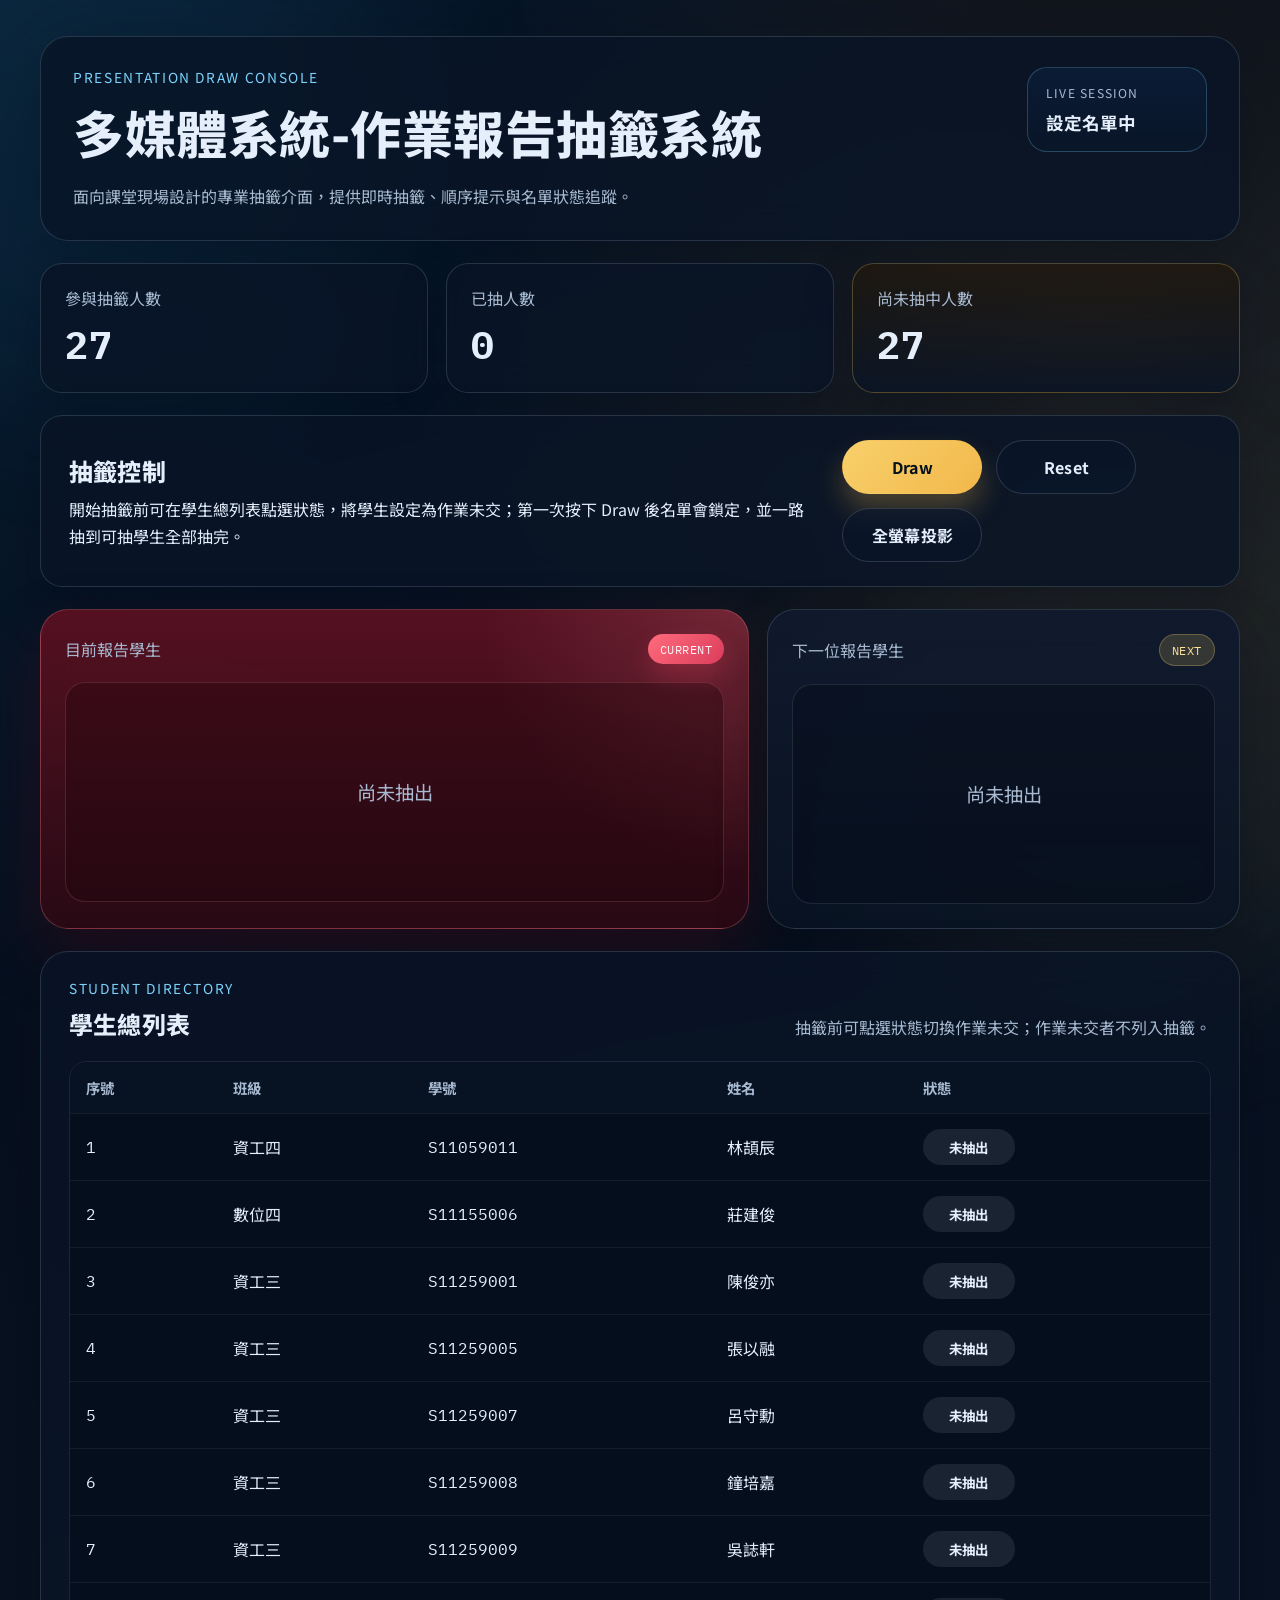
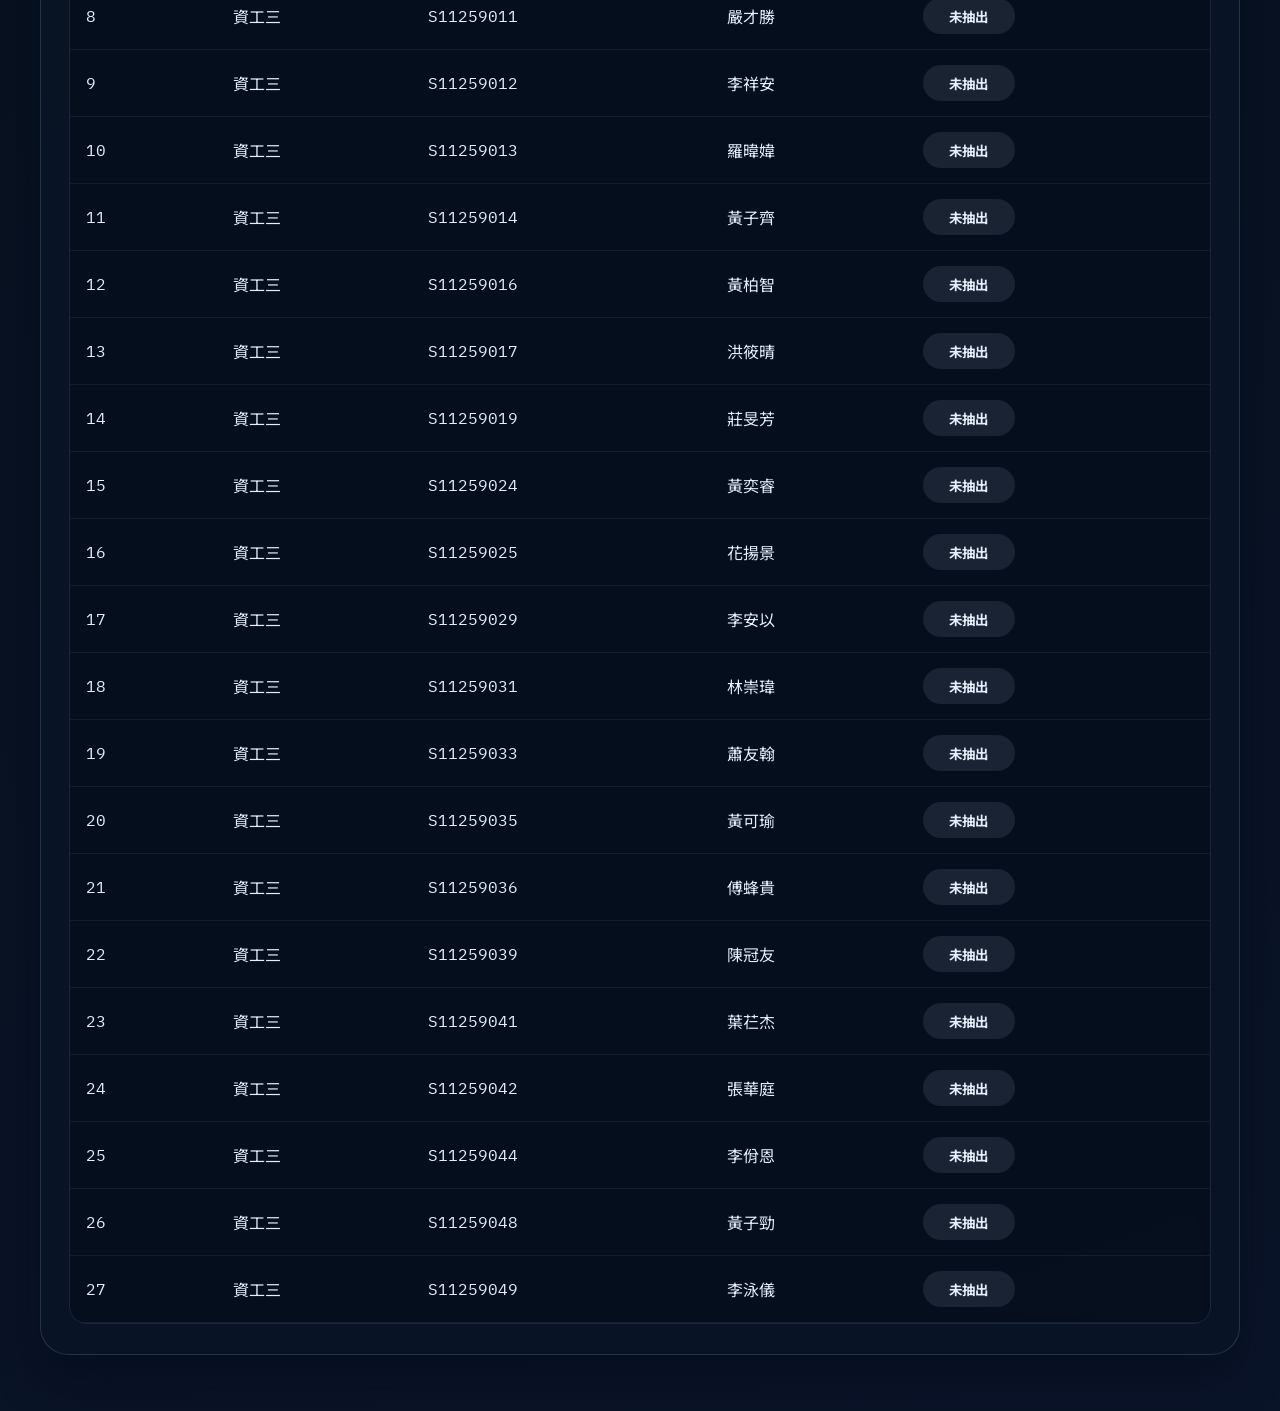
<file: index.html>
<!DOCTYPE html>
<html lang="zh-Hant">
<head>
  <meta charset="UTF-8">
  <meta name="viewport" content="width=device-width, initial-scale=1.0">
  <title>學生報告抽籤系統</title>
  <meta http-equiv="refresh" content="0; url=student-draw.html">
  <link rel="canonical" href="student-draw.html">
</head>
<body>
  <p><a href="student-draw.html">前往學生報告抽籤系統</a></p>
</body>
</html>
</file>
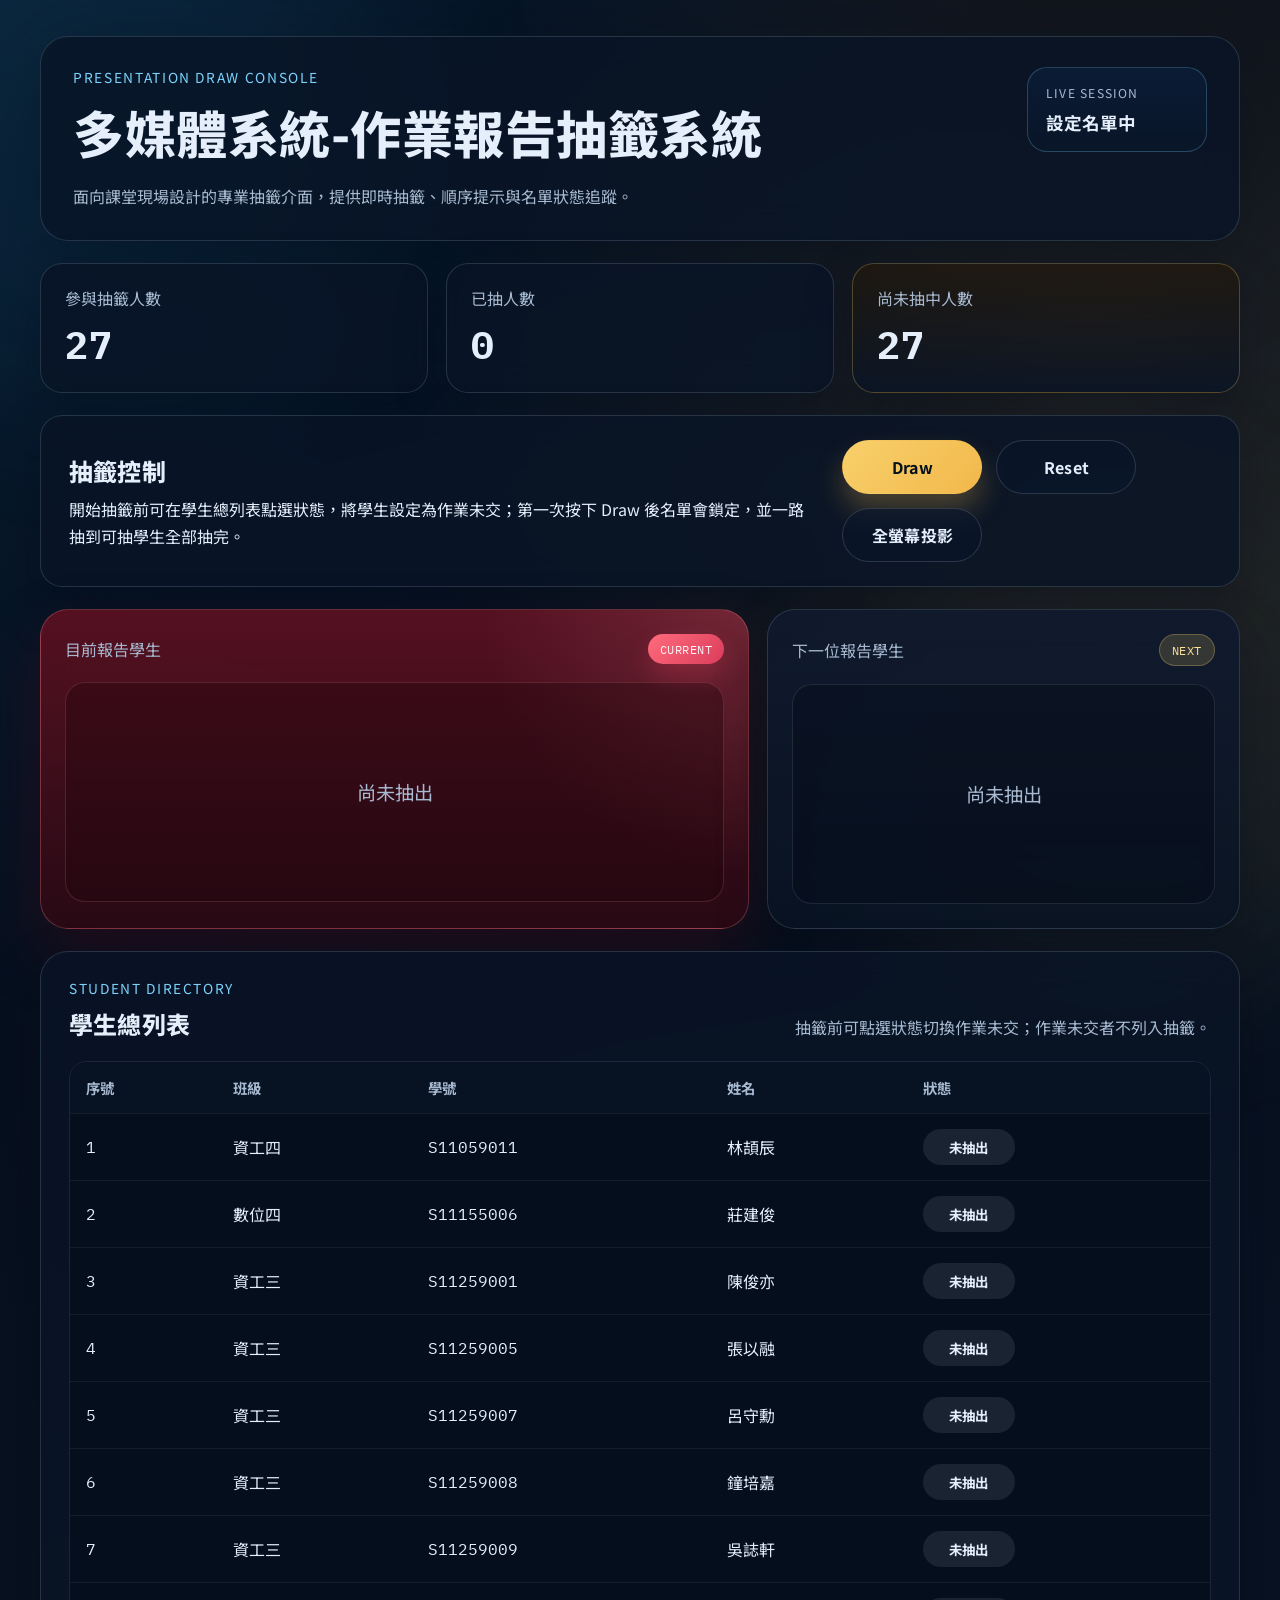
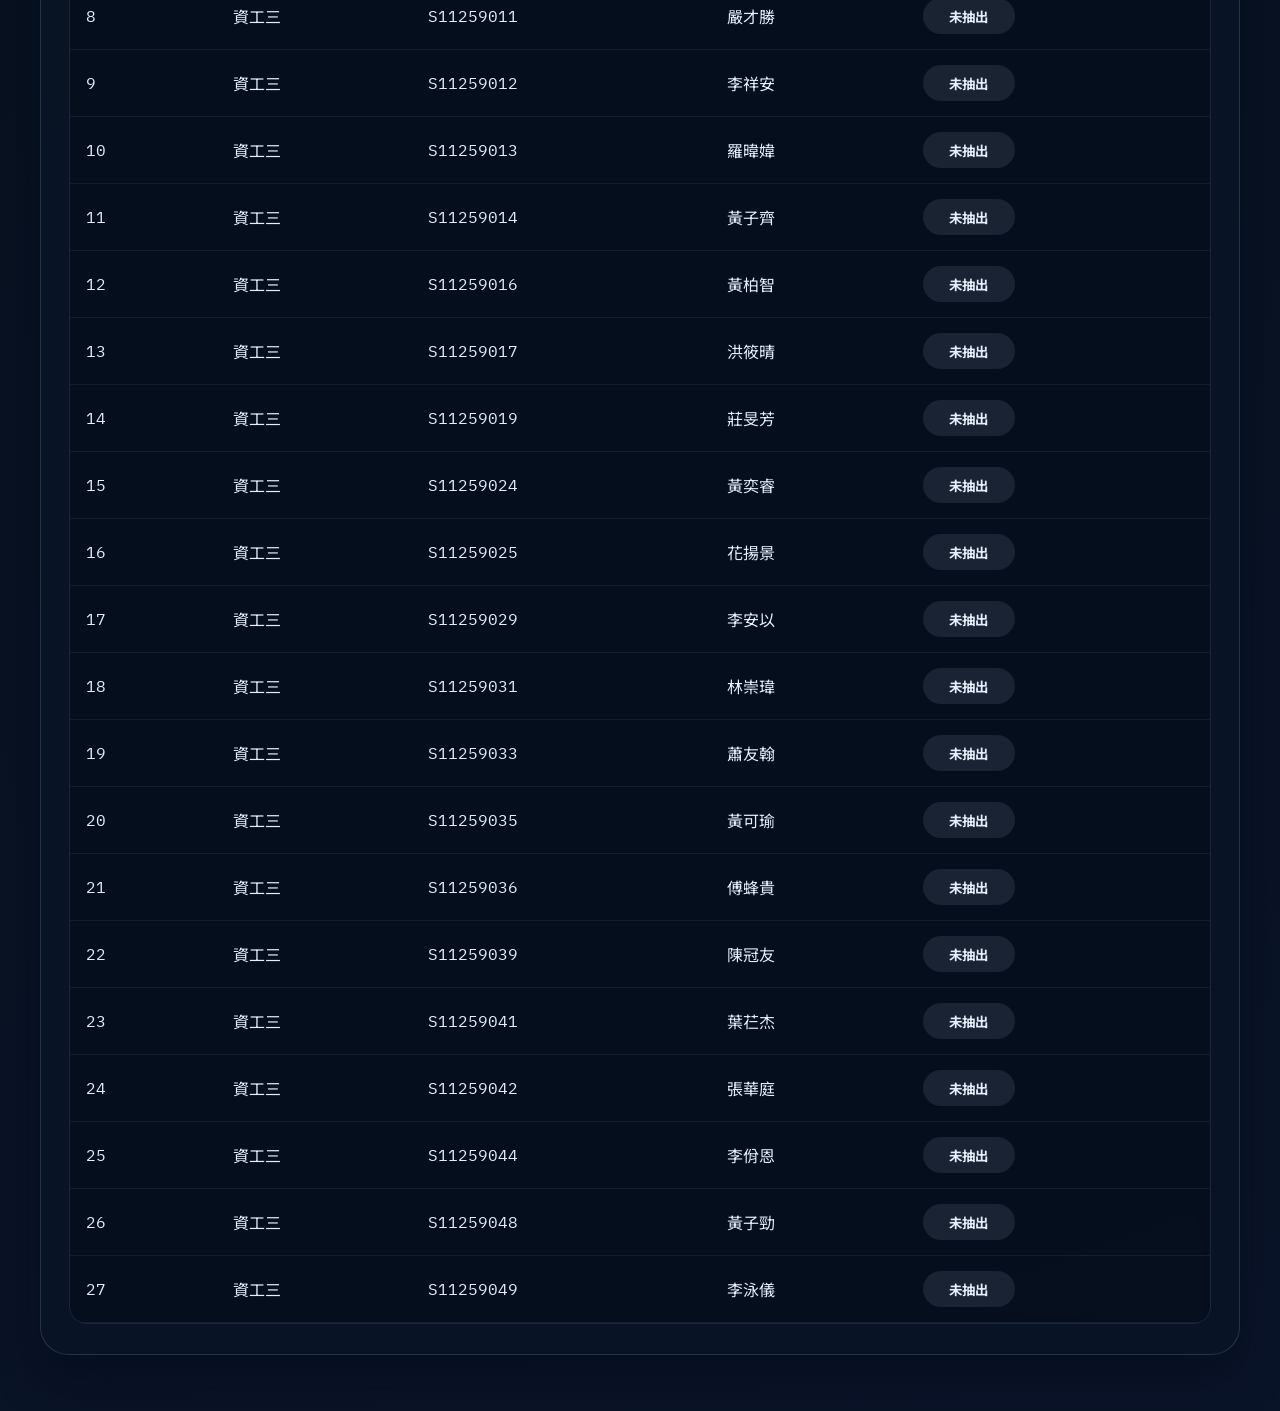
<file: student-draw.html>
<!DOCTYPE html>
<html lang="zh-Hant">
<head>
  <meta charset="UTF-8">
  <meta name="viewport" content="width=device-width, initial-scale=1.0">
  <title>多媒體系統作業報告抽籤系統</title>
  <link rel="preconnect" href="https://fonts.googleapis.com">
  <link rel="preconnect" href="https://fonts.gstatic.com" crossorigin>
  <link href="https://fonts.googleapis.com/css2?family=Noto+Sans+TC:wght@400;500;700;800&family=IBM+Plex+Mono:wght@500;600&display=swap" rel="stylesheet">
  <link rel="stylesheet" href="student-draw.css?v=20260429-5">
</head>
<body>
  <div class="page-shell">
    <div class="page-backdrop page-backdrop-left"></div>
    <div class="page-backdrop page-backdrop-right"></div>

    <main class="layout">
      <header class="hero-panel">
        <div>
          <p class="eyebrow">Presentation Draw Console</p>
          <h1 id="courseTitle">多媒體系統作業報告抽籤系統</h1>
          <p class="hero-copy">面向課堂現場設計的專業抽籤介面，提供即時抽籤、順序提示與名單狀態追蹤。</p>
        </div>
        <div class="hero-badge">
          <span class="hero-badge-label">Live Session</span>
          <span class="hero-badge-value" id="sessionState">尚未開始</span>
        </div>
      </header>

      <section class="stats-grid" aria-label="抽籤統計">
        <article class="stat-card">
          <span class="stat-label">參與抽籤人數</span>
          <strong class="stat-value" id="totalCount">--</strong>
        </article>
        <article class="stat-card">
          <span class="stat-label">已抽人數</span>
          <strong class="stat-value" id="drawnCount">--</strong>
        </article>
        <article class="stat-card stat-card-highlight">
          <span class="stat-label">尚未抽中人數</span>
          <strong class="stat-value" id="remainingCount">--</strong>
        </article>
      </section>

      <section class="control-panel">
        <div class="control-copy">
          <h2>抽籤控制</h2>
          <p>開始抽籤前可在學生總列表點選狀態，將學生設定為作業未交；第一次按下 Draw 後名單會鎖定，並一路抽到可抽學生全部抽完。</p>
        </div>
        <div class="control-actions">
          <button id="drawButton" class="action-button primary" type="button">Draw</button>
          <button id="resetButton" class="action-button secondary" type="button">Reset</button>
          <button id="fullscreenButton" class="action-button secondary fullscreen-button" type="button">全螢幕投影</button>
        </div>
      </section>

      <section id="errorBanner" class="error-banner hidden" role="alert"></section>

      <section class="focus-grid" aria-label="報告順序">
        <article class="focus-card current-card">
          <div class="card-header">
            <span class="card-label">目前報告學生</span>
            <span class="card-pill card-pill-current">Current</span>
          </div>
          <div id="currentStudent" class="student-spotlight empty-state">
            <p>尚未抽出</p>
          </div>
        </article>

        <article class="focus-card next-card">
          <div class="card-header">
            <span class="card-label">下一位報告學生</span>
            <span class="card-pill card-pill-next">Next</span>
          </div>
          <div id="nextStudent" class="student-spotlight empty-state">
            <p>尚未抽出</p>
          </div>
        </article>
      </section>

      <section class="table-panel">
        <div class="table-header">
          <div>
            <p class="eyebrow">Student Directory</p>
            <h2>學生總列表</h2>
          </div>
          <p class="table-note">抽籤前可點選狀態切換作業未交；作業未交者不列入抽籤。</p>
        </div>

        <div class="table-wrap">
          <table>
            <thead>
              <tr>
                <th scope="col">序號</th>
                <th scope="col">班級</th>
                <th scope="col">學號</th>
                <th scope="col">姓名</th>
                <th scope="col">狀態</th>
              </tr>
            </thead>
            <tbody id="studentTableBody"></tbody>
          </table>
        </div>
      </section>
    </main>
  </div>

  <script src="student-draw.config.js?v=20260429-5"></script>
  <script src="student-draw.js?v=20260429-5"></script>
</body>
</html>
</file>
<file: student-draw.css>
:root {
  --bg-main: #07111f;
  --bg-panel: rgba(9, 20, 38, 0.82);
  --bg-panel-strong: rgba(7, 17, 31, 0.92);
  --bg-soft: rgba(148, 163, 184, 0.1);
  --line-soft: rgba(148, 163, 184, 0.22);
  --line-strong: rgba(125, 211, 252, 0.24);
  --text-main: #e5eefb;
  --text-subtle: #a8bad1;
  --text-dim: #7e90a8;
  --accent: #7dd3fc;
  --accent-strong: #38bdf8;
  --accent-warm: #f8d06b;
  --success-bg: rgba(45, 212, 191, 0.16);
  --success-text: #8bf0de;
  --warning-bg: rgba(248, 208, 107, 0.18);
  --warning-text: #ffe19a;
  --danger-bg: rgba(248, 113, 113, 0.16);
  --danger-text: #fecaca;
  --report-red: #ff8b94;
  --report-red-strong: #ff6b7c;
  --report-red-deep: #5f1021;
  --report-red-soft: rgba(255, 107, 124, 0.18);
  --report-red-row: rgba(255, 107, 124, 0.1);
  --shadow-main: 0 24px 90px rgba(2, 8, 23, 0.45);
  --shadow-card: 0 22px 48px rgba(2, 8, 23, 0.38);
  --radius-xl: 28px;
  --radius-lg: 22px;
  --radius-md: 16px;
}

* {
  box-sizing: border-box;
}

html,
body {
  margin: 0;
  min-height: 100%;
}

body {
  font-family: "Noto Sans TC", sans-serif;
  color: var(--text-main);
  background:
    radial-gradient(circle at top left, rgba(56, 189, 248, 0.12), transparent 32%),
    radial-gradient(circle at 85% 12%, rgba(248, 208, 107, 0.12), transparent 24%),
    linear-gradient(160deg, #020817 0%, #07111f 38%, #0a1428 100%);
}

button,
input,
select,
textarea {
  font: inherit;
}

.page-shell {
  position: relative;
  overflow: hidden;
}

.page-backdrop {
  position: fixed;
  inset: auto;
  width: 36rem;
  height: 36rem;
  border-radius: 50%;
  filter: blur(90px);
  opacity: 0.28;
  pointer-events: none;
}

.page-backdrop-left {
  top: -10rem;
  left: -10rem;
  background: rgba(56, 189, 248, 0.24);
}

.page-backdrop-right {
  right: -8rem;
  bottom: -8rem;
  background: rgba(248, 208, 107, 0.16);
}

.layout {
  position: relative;
  z-index: 1;
  width: min(1200px, calc(100% - 32px));
  margin: 0 auto;
  padding: 36px 0 56px;
}

.hero-panel,
.stat-card,
.control-panel,
.focus-card,
.table-panel,
.error-banner {
  backdrop-filter: blur(18px);
  background: var(--bg-panel);
  border: 1px solid var(--line-soft);
  box-shadow: var(--shadow-card);
}

.hero-panel {
  display: flex;
  justify-content: space-between;
  gap: 24px;
  padding: 30px 32px;
  border-radius: var(--radius-xl);
  box-shadow: var(--shadow-main);
}

.eyebrow {
  margin: 0 0 8px;
  font-size: 0.86rem;
  letter-spacing: 0.12em;
  text-transform: uppercase;
  color: var(--accent);
}

.hero-panel h1,
.table-header h2,
.control-copy h2 {
  margin: 0;
  font-weight: 800;
  letter-spacing: 0.01em;
}

.hero-panel h1 {
  font-size: clamp(2rem, 4vw, 3.35rem);
}

.hero-copy {
  max-width: 52rem;
  margin: 14px 0 0;
  color: var(--text-subtle);
  line-height: 1.7;
}

.hero-badge {
  min-width: 180px;
  align-self: flex-start;
  padding: 16px 18px;
  border-radius: 20px;
  background: linear-gradient(180deg, rgba(12, 29, 55, 0.9), rgba(10, 23, 42, 0.88));
  border: 1px solid var(--line-strong);
}

.hero-badge-label,
.stat-label,
.card-label,
.table-note {
  display: block;
  color: var(--text-subtle);
}

.hero-badge-label {
  margin-bottom: 8px;
  font-size: 0.76rem;
  letter-spacing: 0.1em;
  text-transform: uppercase;
}

.hero-badge-value {
  font-size: 1.1rem;
  font-weight: 700;
}

.stats-grid,
.focus-grid {
  display: grid;
  gap: 18px;
  margin-top: 22px;
}

.stats-grid {
  grid-template-columns: repeat(3, minmax(0, 1fr));
}

.stat-card {
  padding: 22px 24px;
  border-radius: var(--radius-lg);
}

.stat-card-highlight {
  border-color: rgba(248, 208, 107, 0.26);
  background: linear-gradient(180deg, rgba(37, 24, 8, 0.6), rgba(9, 20, 38, 0.82));
}

.stat-value {
  display: block;
  margin-top: 10px;
  font-family: "IBM Plex Mono", monospace;
  font-size: clamp(1.7rem, 3vw, 2.7rem);
  letter-spacing: 0.03em;
}

.control-panel {
  display: flex;
  justify-content: space-between;
  gap: 24px;
  align-items: center;
  margin-top: 22px;
  padding: 24px 28px;
  border-radius: var(--radius-lg);
}

.control-copy p,
.table-note {
  margin: 8px 0 0;
  line-height: 1.7;
}

.control-actions {
  display: flex;
  gap: 14px;
  flex-wrap: wrap;
}

.action-button {
  min-width: 140px;
  padding: 14px 22px;
  border-radius: 999px;
  border: 1px solid transparent;
  cursor: pointer;
  transition: transform 0.2s ease, box-shadow 0.2s ease, opacity 0.2s ease, border-color 0.2s ease;
  font-weight: 700;
  letter-spacing: 0.02em;
}

.action-button:hover:enabled {
  transform: translateY(-1px);
}

.action-button:disabled {
  opacity: 0.45;
  cursor: not-allowed;
}

.action-button.primary {
  color: #04111d;
  background: linear-gradient(135deg, #f8d06b, #f2b84b);
  box-shadow: 0 16px 28px rgba(242, 184, 75, 0.28);
}

.action-button.secondary {
  color: var(--text-main);
  background: rgba(11, 23, 42, 0.72);
  border-color: rgba(148, 163, 184, 0.24);
}

.fullscreen-button {
  border-color: rgba(125, 211, 252, 0.24);
  background: linear-gradient(135deg, rgba(17, 37, 67, 0.92), rgba(10, 24, 44, 0.86));
}

.fullscreen-button.is-active {
  border-color: rgba(248, 208, 107, 0.28);
  background: linear-gradient(135deg, rgba(58, 35, 10, 0.95), rgba(37, 24, 8, 0.9));
  color: var(--warning-text);
}

.error-banner {
  margin-top: 22px;
  padding: 16px 18px;
  border-radius: var(--radius-md);
  color: var(--danger-text);
  border-color: rgba(248, 113, 113, 0.24);
  background: rgba(80, 18, 27, 0.4);
}

.hidden {
  display: none;
}

.focus-grid {
  grid-template-columns: 1.2fr 0.8fr;
}

.focus-card {
  padding: 24px;
  border-radius: var(--radius-xl);
}

.current-card {
  background:
    radial-gradient(circle at top right, rgba(255, 139, 148, 0.18), transparent 34%),
    linear-gradient(180deg, rgba(88, 17, 33, 0.96), rgba(43, 9, 20, 0.92));
  border-color: rgba(255, 139, 148, 0.28);
  box-shadow: 0 28px 60px rgba(67, 10, 23, 0.42);
}

.next-card {
  background: linear-gradient(180deg, rgba(16, 26, 46, 0.92), rgba(8, 19, 35, 0.84));
}

.card-header {
  display: flex;
  justify-content: space-between;
  align-items: center;
  gap: 14px;
  margin-bottom: 18px;
}

.card-pill {
  padding: 7px 12px;
  border-radius: 999px;
  font-family: "IBM Plex Mono", monospace;
  font-size: 0.78rem;
  letter-spacing: 0.04em;
  text-transform: uppercase;
}

.card-pill-current {
  color: #fff5f7;
  background: linear-gradient(135deg, var(--report-red-strong), #db3d5b);
  box-shadow: 0 12px 24px rgba(219, 61, 91, 0.3);
}

.current-card .student-spotlight {
  background: rgba(33, 6, 13, 0.36);
  border-color: rgba(255, 139, 148, 0.18);
}

.current-card .meta-chip {
  background: rgba(255, 139, 148, 0.14);
}

.current-card .details {
  color: #f6cbd3;
}

.current-card .detail-label {
  color: #d8a1ad;
}

.card-pill-next {
  color: var(--warning-text);
  background: rgba(248, 208, 107, 0.16);
  border: 1px solid rgba(248, 208, 107, 0.28);
}

.student-spotlight {
  min-height: 220px;
  display: flex;
  flex-direction: column;
  justify-content: center;
  gap: 12px;
  padding: 20px;
  border-radius: 20px;
  background: rgba(3, 10, 23, 0.34);
  border: 1px solid rgba(148, 163, 184, 0.16);
}

.student-spotlight .meta {
  display: flex;
  gap: 10px;
  flex-wrap: wrap;
}

.student-spotlight .meta-chip {
  display: inline-flex;
  align-items: center;
  gap: 8px;
  padding: 7px 12px;
  border-radius: 999px;
  background: rgba(125, 211, 252, 0.12);
  color: var(--text-main);
}

.student-spotlight .name {
  font-size: clamp(2rem, 4vw, 3.1rem);
  font-weight: 800;
  line-height: 1.1;
  letter-spacing: 0.03em;
}

.student-spotlight .details {
  display: flex;
  gap: 22px;
  flex-wrap: wrap;
  color: var(--text-subtle);
  font-size: 1rem;
}

.student-spotlight .detail-label {
  display: block;
  margin-bottom: 4px;
  color: var(--text-dim);
  font-size: 0.8rem;
  letter-spacing: 0.08em;
  text-transform: uppercase;
}

.empty-state {
  align-items: center;
  text-align: center;
  color: var(--text-subtle);
}

.empty-state p {
  margin: 0;
  font-size: 1.2rem;
}

.table-panel {
  margin-top: 22px;
  padding: 26px 28px 30px;
  border-radius: var(--radius-xl);
}

.table-header {
  display: flex;
  justify-content: space-between;
  align-items: end;
  gap: 20px;
  margin-bottom: 20px;
}

.table-wrap {
  overflow: auto;
  border-radius: 18px;
  border: 1px solid rgba(148, 163, 184, 0.14);
}

table {
  width: 100%;
  border-collapse: collapse;
  background: rgba(4, 10, 20, 0.45);
}

th,
td {
  padding: 15px 16px;
  text-align: left;
  border-bottom: 1px solid rgba(148, 163, 184, 0.1);
}

th {
  position: sticky;
  top: 0;
  z-index: 1;
  background: rgba(8, 19, 35, 0.96);
  color: var(--text-subtle);
  font-size: 0.9rem;
  font-weight: 700;
}

tbody tr {
  transition: background-color 0.2s ease, transform 0.2s ease;
}

tbody tr:hover {
  background: rgba(125, 211, 252, 0.06);
}

.mono {
  font-family: "IBM Plex Mono", monospace;
}

.status-badge {
  display: inline-flex;
  align-items: center;
  justify-content: center;
  min-width: 92px;
  padding: 7px 12px;
  border-radius: 999px;
  font-size: 0.84rem;
  font-weight: 700;
}

.status-toggle {
  border: 1px solid transparent;
  cursor: pointer;
  font-family: inherit;
  transition: transform 0.2s ease, box-shadow 0.2s ease, border-color 0.2s ease;
}

.status-toggle:hover {
  transform: translateY(-1px);
  border-color: rgba(125, 211, 252, 0.32);
  box-shadow: 0 10px 22px rgba(2, 8, 23, 0.24);
}

.status-pending {
  color: var(--text-main);
  background: rgba(148, 163, 184, 0.14);
}

.status-drawn {
  color: #ffd8de;
  background: rgba(130, 22, 43, 0.5);
  border: 1px solid rgba(255, 139, 148, 0.2);
}

.status-current {
  color: #fff5f7;
  background: linear-gradient(135deg, var(--report-red-strong), #db3d5b);
  box-shadow: inset 0 0 0 1px rgba(255, 189, 198, 0.2);
}

.status-next {
  color: var(--warning-text);
  background: var(--warning-bg);
}

.status-excluded {
  color: var(--text-dim);
  background: rgba(71, 85, 105, 0.24);
  border: 1px solid rgba(148, 163, 184, 0.16);
}

.row-current {
  background: var(--report-red-row);
}

.row-next {
  background: rgba(248, 208, 107, 0.06);
}

.row-excluded {
  color: var(--text-dim);
  background: rgba(15, 23, 42, 0.28);
}

@media (max-width: 960px) {
  .hero-panel,
  .control-panel,
  .table-header {
    flex-direction: column;
    align-items: flex-start;
  }

  .stats-grid,
  .focus-grid {
    grid-template-columns: 1fr;
  }

  .hero-badge {
    width: 100%;
  }

  .action-button {
    min-width: 128px;
  }
}

@media (max-width: 640px) {
  .layout {
    width: min(100% - 20px, 1200px);
    padding-top: 18px;
    padding-bottom: 28px;
  }

  .hero-panel,
  .stat-card,
  .control-panel,
  .focus-card,
  .table-panel {
    padding-left: 18px;
    padding-right: 18px;
  }

  .student-spotlight {
    min-height: 180px;
    padding: 16px;
  }

  .student-spotlight .name {
    font-size: 1.8rem;
  }

  th,
  td {
    padding: 12px 12px;
  }
}
</file>
